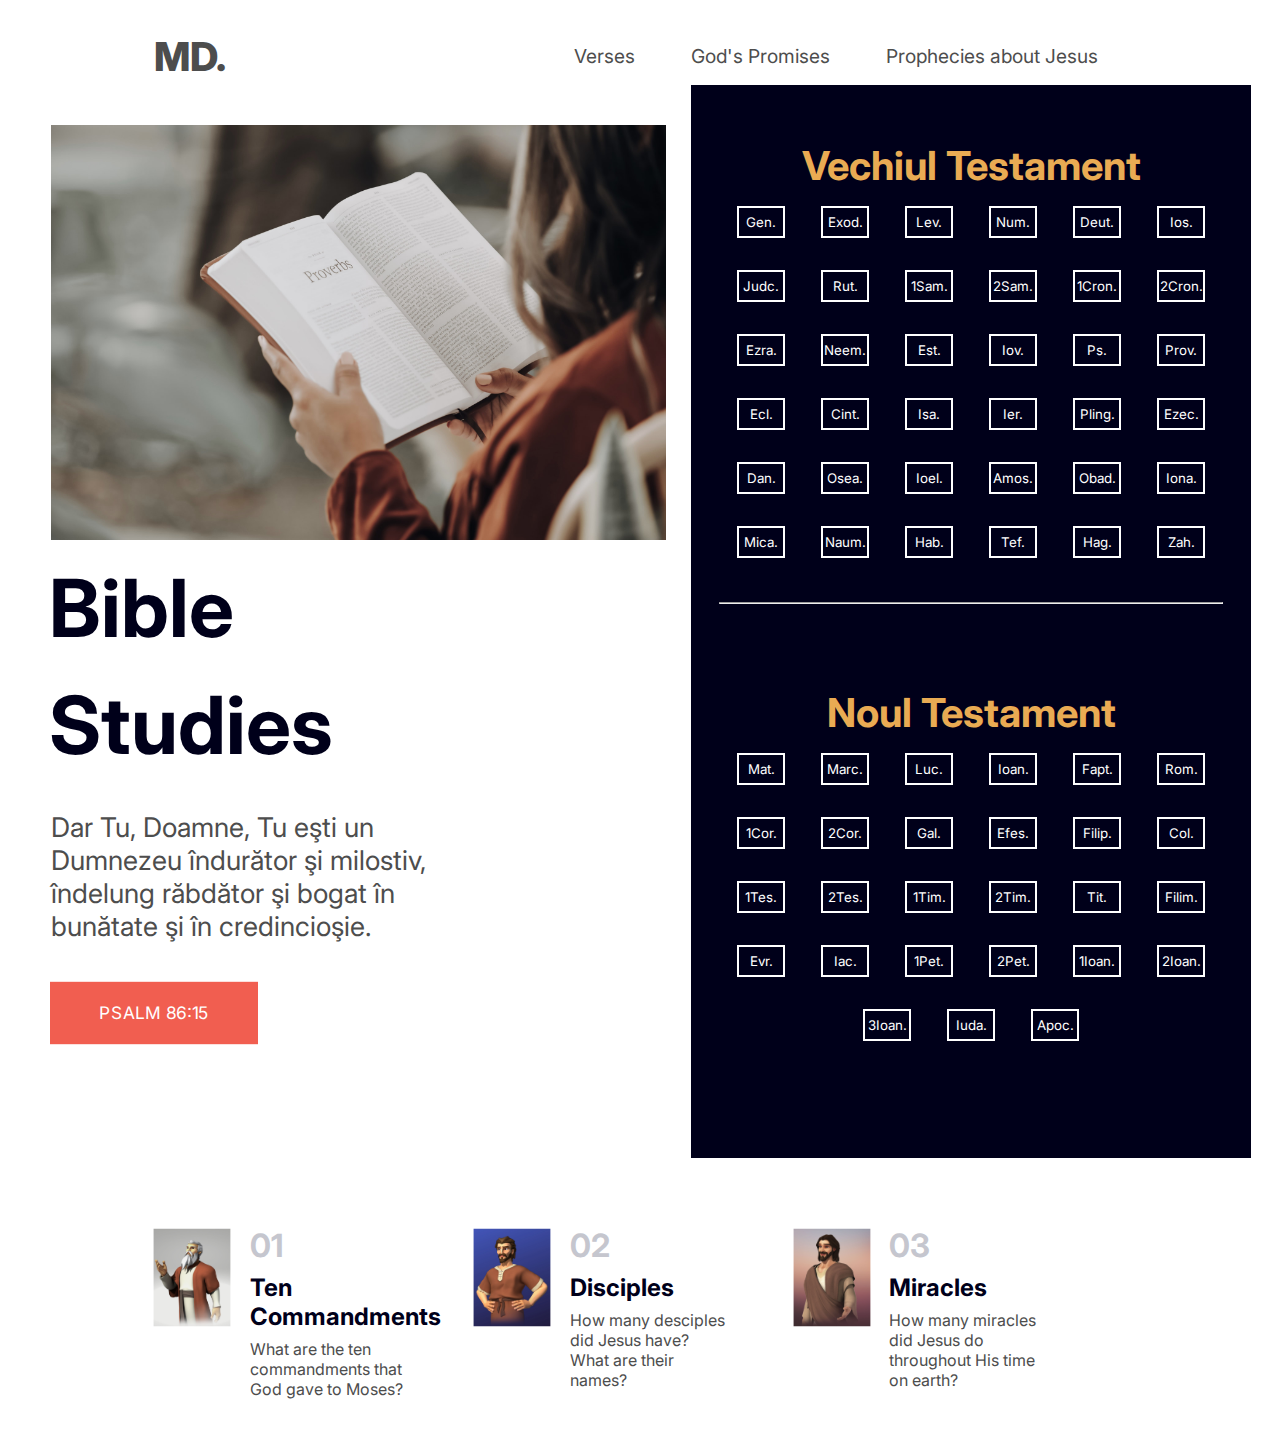
<file: index.html>
<!DOCTYPE html>
<html lang="en">
<head>
    <meta charset="UTF-8">
    <meta name="viewport" content="width=device-width, initial-scale=1.0">
        <script src="script.js"></script>
    <link rel="stylesheet" href="style.css">
    <link rel="preconnect" href="https://fonts.googleapis.com">
    <link rel="preconnect" href="https://fonts.gstatic.com" crossorigin>
    <link href="https://fonts.googleapis.com/css2?family=Inter:wght@400;700;800&display=swap" rel="stylesheet">
    <title>---</title>
</head>
<body>
    
    <div class="wrapper">
        <header>
            <a class="logo" href="index.html">MD.</a>

            <div id="myNav" class="overlay">
                <a href="javascript:void(0)" class="closebtn" onclick="closeNav()">&times;</a>
                    <div class="overlay-content">
                    <a href="#">Verses</a>
                    <a href="#">God's Promises</a>
                    <a href="#">Prophecies about Jesus</a>
                    </div>
            </div>

            <div class="menu" onclick="openNav()">
                <div class="bar1"></div>
                <div class="bar2"></div>
                <div class="bar3"></div>
            </div>

                        <ul>
                <a href="index.html">Verses</a>
                <a href="index.html">God's Promises</a>
                <a href="index.html">Prophecies about Jesus</a>
            </ul>
        </header>
        <main id="scroller">
        


            <div class="main-with-sidebar">
                <div class="main-content">
                    <img src="photo.png" alt="" class="prov">
                    <div class="two-columns">
                        <section class="one">
                            <h1>Bible</h1> <br>
                            <h1>Studies</h1>
                        </section>
                        <section class="two">
                            <h4>Dar Tu, Doamne, Tu eşti un Dumnezeu îndurător şi milostiv, îndelung răbdător şi bogat în bunătate şi în credincioşie.</h4> <br>
                            <button class="reference">PSALM 86:15</button>
                        </section>
                    </div>
                </div>
            </div>
            <aside class="sidebar">
                <div class="box">
                    <h3>Vechiul Testament</h3>
                    <a href="index.html"><button class="anim">Gen.</button></a>
                    <a href="index.html"><button class="anim">Exod.</button></a>
                    <a href="index.html"><button class="anim">Lev.</button></a>
                    <a href="index.html"><button class="anim">Num.</button></a>
                    <a href="index.html"><button class="anim">Deut.</button></a>
                    <a href="index.html"><button class="anim">Ios.</button></a>
                    <a href="index.html"><button class="anim">Judc.</button></a>
                    <a href="index.html"><button class="anim">Rut.</button></a>
                    <a href="index.html"><button class="anim">1Sam.</button></a>
                    <a href="index.html"><button class="anim">2Sam.</button></a>
                    <a href="index.html"><button class="anim">1Cron.</button></a>
                    <a href="index.html"><button class="anim">2Cron.</button></a>
                    <a href="index.html"><button class="anim">Ezra.</button></a>
                    <a href="index.html"><button class="anim">Neem.</button></a>
                    <a href="index.html"><button class="anim">Est.</button></a>
                    <a href="index.html"><button class="anim">Iov.</button></a>
                    <a href="index.html"><button class="anim">Ps.</button></a>
                    <a href="index.html"><button class="anim">Prov.</button></a>
                    <a href="index.html"><button class="anim">Ecl.</button></a>
                    <a href="index.html"><button class="anim">Cint.</button></a>
                    <a href="index.html"><button class="anim">Isa.</button></a>
                    <a href="index.html"><button class="anim">Ier.</button></a>
                    <a href="index.html"><button class="anim">Pling.</button></a>
                    <a href="index.html"><button class="anim">Ezec.</button></a>
                    <a href="index.html"><button class="anim">Dan.</button></a>
                    <a href="index.html"><button class="anim">Osea.</button></a>
                    <a href="index.html"><button class="anim">Ioel.</button></a>
                    <a href="index.html"><button class="anim">Amos.</button></a>
                    <a href="index.html"><button class="anim">Obad.</button></a>
                    <a href="index.html"><button class="anim">Iona.</button></a>
                    <a href="index.html"><button class="anim">Mica.</button></a>
                    <a href="index.html"><button class="anim">Naum.</button></a>
                    <a href="index.html"><button class="anim">Hab.</button></a>
                    <a href="index.html"><button class="anim">Tef.</button></a>
                    <a href="index.html"><button class="anim">Hag.</button></a>
                    <a href="index.html"><button class="anim">Zah.</button></a>
                    <hr>
                    <h3 class="new">Noul Testament</h3>
                    <a href="index.html"><button class="anim">Mat.</button></a>
                    <a href="index.html"><button class="anim">Marc.</button></a>
                    <a href="index.html"><button class="anim">Luc.</button></a>
                    <a href="index.html"><button class="anim">Ioan.</button></a>
                    <a href="index.html"><button class="anim">Fapt.</button></a>
                    <a href="index.html"><button class="anim">Rom.</button></a>
                    <a href="index.html"><button class="anim">1Cor.</button></a>
                    <a href="index.html"><button class="anim">2Cor.</button></a>
                    <a href="index.html"><button class="anim">Gal.</button></a>
                    <a href="index.html"><button class="anim">Efes.</button></a>
                    <a href="index.html"><button class="anim">Filip.</button></a>
                    <a href="index.html"><button class="anim">Col.</button></a>
                    <a href="index.html"><button class="anim">1Tes.</button></a>
                    <a href="index.html"><button class="anim">2Tes.</button></a>
                    <a href="index.html"><button class="anim">1Tim.</button></a>
                    <a href="index.html"><button class="anim">2Tim.</button></a>
                    <a href="index.html"><button class="anim">Tit.</button></a>
                    <a href="index.html"><button class="anim">Filim.</button></a>
                    <a href="index.html"><button class="anim">Evr.</button></a>
                    <a href="index.html"><button class="anim">Iac.</button></a>
                    <a href="index.html"><button class="anim">1Pet.</button></a>
                    <a href="index.html"><button class="anim">2Pet.</button></a>
                    <a href="index.html"><button class="anim">1Ioan.</button></a>
                    <a href="index.html"><button class="anim">2Ioan.</button></a>
                    <a href="index.html"><button class="anim">3Ioan.</button></a>
                    <a href="index.html"><button class="anim">Iuda.</button></a>
                    <a href="index.html"><button class="anim">Apoc.</button></a>
                </div>
            </aside>

            <div class="three-colums">
                <div class="bottom-columns">
                    <img src="01.jpg" alt="" class="image01" id="one">
                    <div class="text">
                        <h1>01</h1>
                        <h2>Ten Commandments</h2>
                        <p>What are the ten commandments that God gave to Moses?</p>
                    </div>
                </div>
                <div class="bottom-columns">
                    <img src="02.jpg" alt="" class="image01" id="two">
                    <div class="text">
                        <h1>02</h1>
                        <h2>Disciples</h2>
                        <p>How many desciples did Jesus have? What are their names?</p>
                    </div>
                </div>
                <div class="bottom-columns">
                    <img src="03.jpg" alt="" class="image01" id="three">
                    <div class="text">
                        <h1>03</h1>
                        <h2>Miracles</h2>
                        <p>How many miracles did Jesus do throughout His time on earth?</p>
                    </div>
                </div>
            </div>
        </main>
    </div>

</body>
</html>
</file>
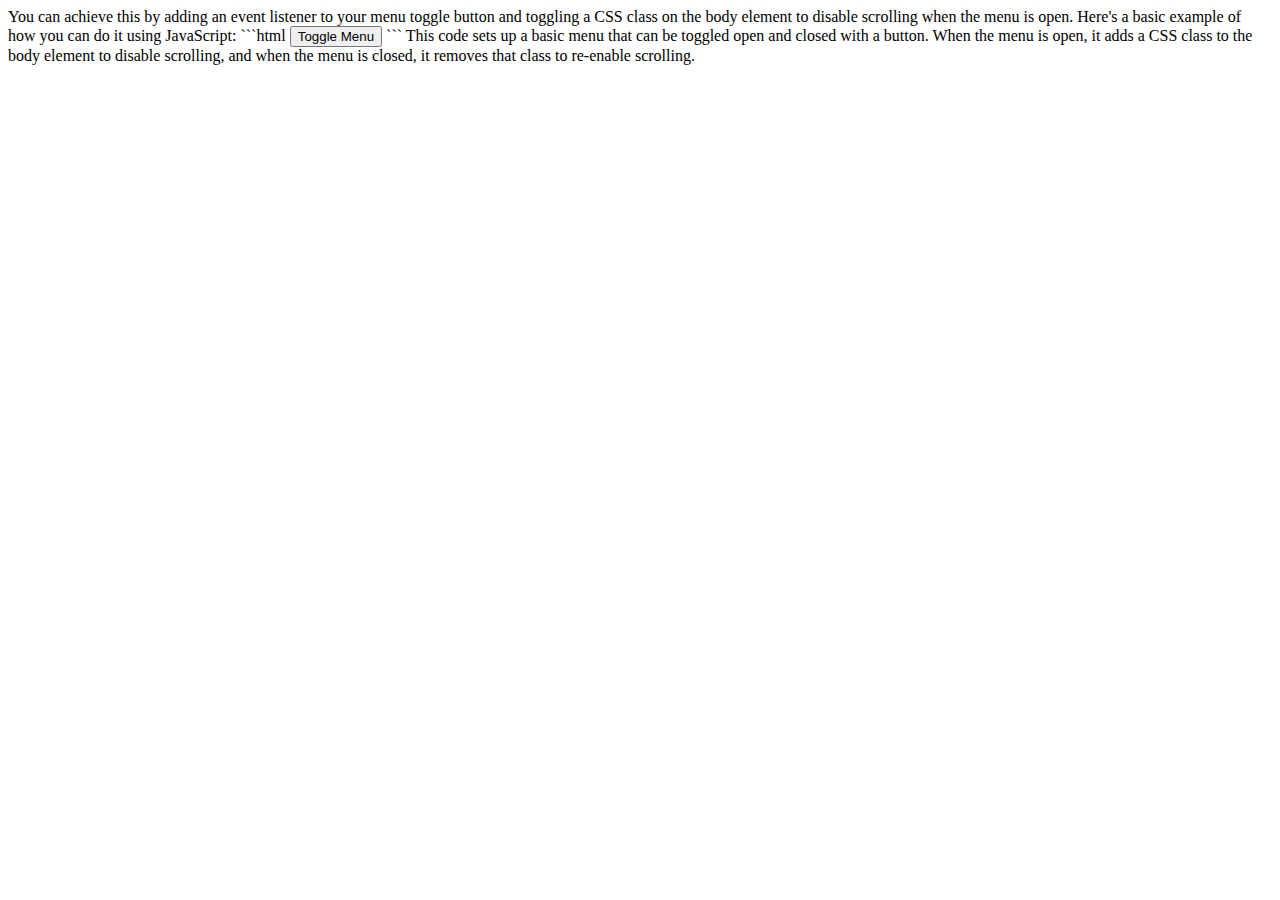
<file: html.html>
You can achieve this by adding an event listener to your menu toggle button and toggling a CSS class on the body element to disable scrolling when the menu is open. Here's a basic example of how you can do it using JavaScript:

```html
<!DOCTYPE html>
<html lang="en">
<head>
<meta charset="UTF-8">
<meta name="viewport" content="width=device-width, initial-scale=1.0">
<title>Stop Scrolling on Menu Open</title>
<style>
    .menu {
        display: none;
        position: fixed;
        top: 0;
        left: 0;
        width: 250px;
        height: 100%;
        background-color: #f4f4f4;
        overflow-y: auto;
    }

    .menu.open {
        display: block;
    }

    .menu-content {
        padding: 20px;
    }

    .overlay {
        display: none;
        position: fixed;
        top: 0;
        left: 0;
        width: 100%;
        height: 100%;
        background-color: rgba(0, 0, 0, 0.5);
        z-index: 1000;
    }

    .overlay.show {
        display: block;
    }
</style>
</head>
<body>

<button id="menu-toggle">Toggle Menu</button>

<div class="menu" id="menu">
    <div class="menu-content">
        <h2>Menu</h2>
        <ul>
            <li>Item 1</li>
            <li>Item 2</li>
            <li>Item 3</li>
            <li>Item 4</li>
            <li>Item 5</li>
        </ul>
    </div>
</div>

<div class="overlay" id="overlay"></div>

<script>
    const menuToggle = document.getElementById('menu-toggle');
    const menu = document.getElementById('menu');
    const overlay = document.getElementById('overlay');

    menuToggle.addEventListener('click', function() {
        menu.classList.toggle('open');
        overlay.classList.toggle('show');
        
        if (menu.classList.contains('open')) {
            // Disable scrolling when menu is open
            document.body.style.overflow = 'hidden';
        } else {
            // Enable scrolling when menu is closed
            document.body.style.overflow = '';
        }
    });
</script>

</body>
</html>
```


This code sets up a basic menu that can be toggled open and closed with a button. When the menu is open, it adds a CSS class to the body element to disable scrolling, and when the menu is closed, it removes that class to re-enable scrolling.
</file>
<file: style.css>
*{
    margin: 0;
    padding: 0;
    box-sizing: border-box;
    text-decoration: none;
    font-family: 'Inter', sans-serif;
  /*   outline: 1px solid #f00 !important; */
}
header{
    width: 100%;
    display: flex;
    padding: 28px 12%;
    justify-content: space-between;
    align-items: center;
    height: 7rem;
}
.menu{
    font-size: 1.3rem;
}

.bar1, .bar2, .bar3{
    width: 35px;
    height: 5px;
    background-color: #000;
    margin: 6px 0;
    transition: 0.4s;
    border-radius: 3px;
}
.overlay{
    height: 100%;
    width: 0;
    position: fixed;
    z-index: 1;
    top: 0;
    right: 0;
    background-color: rgb(0, 0, 0);
    background-color: rgba(0, 0, 0, 0.9);
    overflow-x: hidden;
    transition: 0.5s;
}
.overlay-content{
    position: relative;
    top: 25%;
    width: 100%;
    text-align: center;
    margin-top: 1rem;
}
.overlay a{
    padding: 28px 12%;
    text-decoration: none;
    font-size: 1.5rem;
    color: #fff;
    display: block;
    transition: 0.3s;
}
.overlay a:hover, .overlay a:focus{
    color: #fff;
}
.overlay .closebtn{
    position: absolute;
    margin-top: -2.5%;
    margin-right: -3%;
    transform: scale(1.5);
}
ul{
     display: flex;
}
ul a{
    color: #4d4d4d;
    font-size: 2rem;
    font-weight: 400;
    margin: 28px;
    transition: all .5s ease;
}
.logo{
    color: #4d4d4d;
    font-weight: 800;
    font-size: 2.5rem;
    transition: all .5s ease;
}

/* Main Content */
.main-with-sidebar{
    width: 60%;
    margin: 3%;
}
.two-columns{
    display: flex;
}
.one{
    width: 50%;
    margin-top: 2%;
    margin-left: 14.7%;
}
.one h1{
    font-size: 5rem;
    color: hsl(240, 100%, 5%);
}
.two{
    margin-top: 5%;
    width: 50%;
    margin-left: -20%;
}
.two h4{
    font-size: 1.7rem;
    color: #4d4d4d;
    font-weight: 400;
}
img{
    width: 80%;
    transform: scale(1);
    margin-left: 15%;
}
 
/* Sidebar */

.sidebar{
    float: right;
    margin-top: -45.2%;
    background-color: hsl(240, 100%, 5%);
    margin-right: 13%;
}
.box{
    width: 35rem;
    height: 67.1rem;
    text-align: center;
}
.box h3{
    color: hsl(35, 77%, 62%);
    font-size: 2.5rem;
    padding-top: 10%;
}
.anim{
    width: 3rem;
    height: 2rem;
    margin: 1rem;
    border: 2px solid #fff;
    background: transparent;
    color: #fff;
    transition: all .5s ease;
    cursor: pointer;
}
hr{
    width: 90%;
    height: 1px;
    margin: 5%;
}
.reference{
    background-color: hsl(5, 85%, 63%);
    border: none;
    color: #fff;
    width: 10rem;
    height: 3rem;
    transform: scale(1.3);
    margin-left: 3%;
    transition: all .5s ease;
    cursor: pointer;
    margin-top: 1.6rem;
}
.three-colums{
    width: 75%;
    margin-left: 12%;
    display: flex;
}
.bottom-columns{
    width: 33.33%;
}
.text{
    margin-left: 30%;
    width: 50%;
    margin-top: -68%;
}
.text h1{
    color: hsl(233, 8%, 79%);
    padding-bottom: .5rem;
}
.text h2{
    color: hsl(240, 100%, 5%);
    padding-bottom: .5rem;
}
.text p{
    color: #4d4d4d;
}
.image01{
    margin-left: -28%;
    margin-top: -35.6%;
    transform: scale(0.3);
}




/* Animations */
ul a:hover, .logo:hover{
    transform: translateY(-5px);
    color: hsl(35, 77%, 62%);
}
.anim:hover{
    color: hsl(35, 77%, 62%);
    border:  2px solid hsl(35, 77%, 62%);
    transform: translateY(-5px);
}
.reference:hover{
    background-color: hsl(240, 100%, 5%);
}
/* Screens */
@media screen and (max-width:2560px){
    ul a{
        font-size: 1.7rem;
       }
    .menu{
        display: none;
    } 
}
@media screen and (max-width:1920px){
   ul a{
    font-size: 1.2rem;
   } 
   .sidebar{
    position: absolute;
    margin-left: 65%;
    margin-top: -48.7%;
   }
   .three-colums{
    margin-top: 15%;
   }
}
@media screen and (max-width:1600px){
    .sidebar{
        margin-left: 60%;
        margin-top: -44.8%;
    }
    .main-with-sidebar{
        margin: -5%;
    }
    .main-content{
        margin-top: 10%;
    }
    .two{
        margin-left: -2%;
    }
    .one h1{
        font-size: 5rem;
    }
    .three-colums{
        margin-top: 25%;
    }
}
@media screen and (max-width:1440px){
    .sidebar{
        margin-left: 57%;
        margin-top: -62.8%;
    }
    .three-colums{
        margin-top: 17%;
    }
    .two-columns{
        display: block;
    }
    .two{
        margin-left: 15%;
    }
    .reference{
        margin-left: 6%;
    }
}
@media screen and (max-width:1366px){
    .sidebar{
        margin-left: 57%;
        margin-top: -64.5%;
    }
    .three-colums{
        margin-top: 20%;
    }
}
@media screen and (max-width:1280px){
    .sidebar{
        margin-left: 54%;
        margin-top: -69.4%;
    }
}
@media screen and (max-width:1024px){
    .main-with-sidebar{
        width: 100%;
    }
    .two-columns{
        display: flex;
    }
    .two{
        margin-left: 0%;
    }
    .three-colums{
        margin-top: 130%;
        margin-left: 20%;
    }
    .text h2{
        font-size: 1rem;
    }
    .text p{
        font-size: 0.8rem;
    }
    .sidebar{
        margin-top: 15%;
        margin-left: 25%;
    }
}
@media screen and (max-width:430px){
    .menu{
        display: block;
    }
    ul{
        display: none;
    }
    .logo{
        font-size: 2.5rem;
        margin-left: -3%;
    }
    .prov{
        width: 80%;
    }
    .two-columns{
        display: block;
    }
    .one h1{
        font-size: 4rem;
    }
    .two{
        margin-left: 15%;
        width: 90%;
    }
    .two h4{
        font-size: 1.5rem;
    }
    .reference{
        margin-left: 6%;
    }
    .sidebar{
        transform: scale(0.7);
        margin: 0%;
        margin-top: -20%;
        width: 100%;
    }
    .three-colums{
        display: block;
        margin-top: 190%;
        margin-left: 10%;
    }
    .bottom-columns{
        width: 100%;
        margin-bottom: 10%;
    }
    .image01{
        transform: scale(0.6);
        margin-left: -18%;
        margin-top: 0%;
    }
    #one, #two, #three{
        margin-top: 0rem;
    }
    .text{
        margin-left: 55%;  
    }
    .text h1{
        font-size: 3rem;
        margin-top: -170%;
    }
    .text h2{
        font-size: 1.5rem;
    }
    .text p{
        font-size: 1rem;
    }
    .box{
        width: 100%;
        overflow: scroll;
    }
    .box a{
        width: 100%;
        align-items: center;
    }
    .anim{
      width: 6rem;
      height: 5rem; 
      font-size: 1.5rem; 
    }
    .overlay a{
        font-size: 20px
    }
    .overlay .closebtn{
        font-size: 2rem;
        top: 1rem;
        right: 1.8rem;
    }
}
@media screen and (max-width:390px){
    .three-colums{
        margin-top: 210%;
    }
    .text h2{
        font-size: 1.2rem;
    }
}
@media screen and (max-width:375px){
    .two{
        width: 80%;
    }
    .three-colums{
        margin-top: 220%;
    }
    .text h2{
        font-size: 1.2rem;
    }
}
@media screen and (max-width:320px){
    .three-colums{
        margin-top: 260%;
    }
    .text h2{
        font-size: 1rem;
    }
    .text p{
        font-size: 0.8rem;
    }
}
</file>
